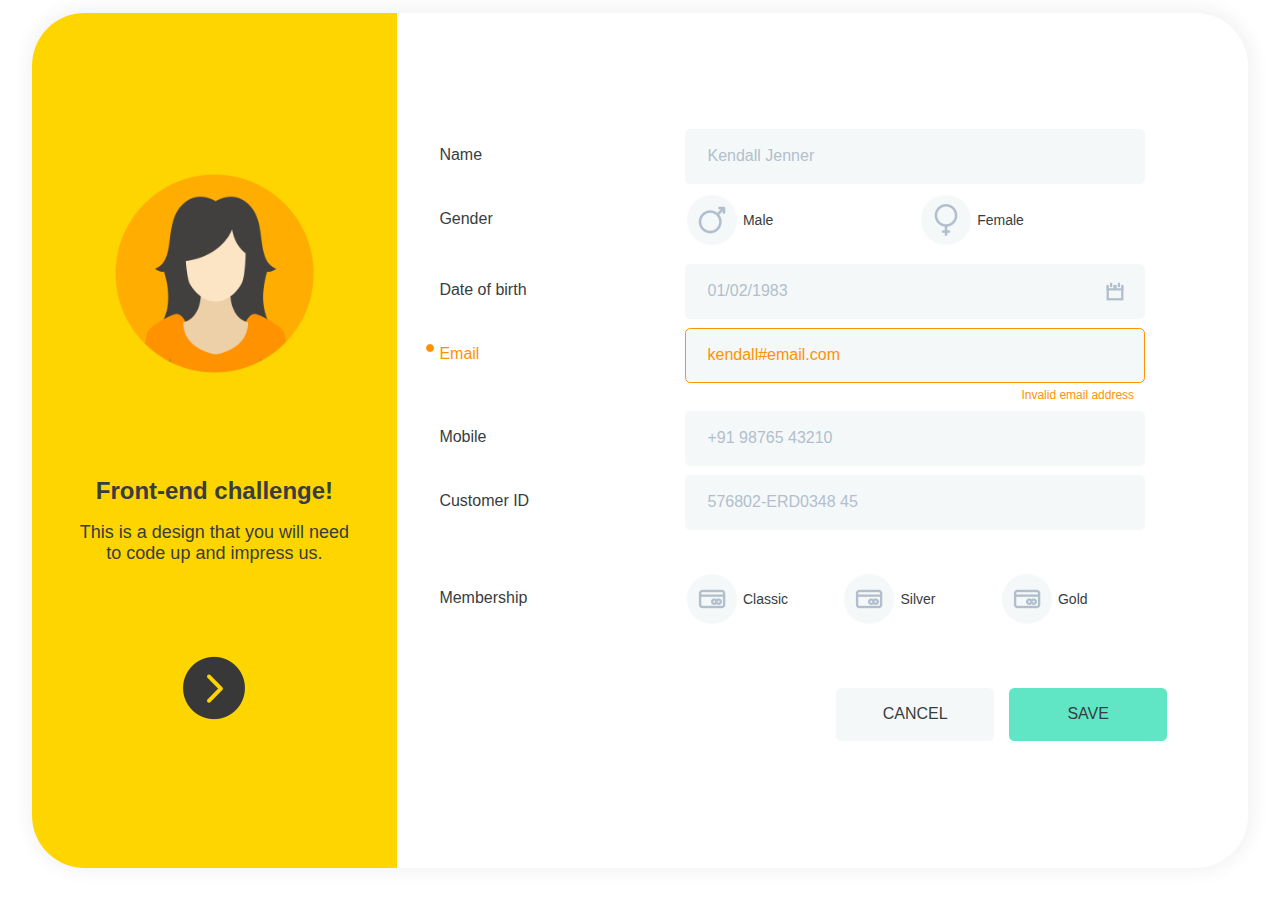
<file: index.html>
<!-- /// BANANA TEST PROJECT: INDEX.HTML ///
/// by Theo du Plooy /// -->

<!DOCTYPE html>
<html>
<head>
	<meta name="viewport" content="width=device-width">
	<meta charset="UTF-8"> 
	<title>Banana Republic</title>
	<link rel="stylesheet" type="text/css" href="css/css/corecss.css?version=final">
	<script type="text/javascript" src="js/jquery-3.3.1.min.js"></script>
	<script type="text/javascript" src="content/content.js"></script>
	<script type="text/javascript" src="js/corejs.js?version=final"></script>
	<noscript>Javascript appears to be disabled. This page requires Javascript to function. Please enable Javascript and try again.</noscript>
</head>
<body>
	<!-- /// PAGE LAYOUT /// -->
	<div class="panel-main">
		<div class="panel-left">
			<div class="panel-left-content"></div>
		</div>
		<div class="panel-right">
			<div class="panel-right-content"></div>
			
			<div class="panel-overlay-slide">
				<div class="panel-overlay-slide-content"></div>
			</div>
		</div>
	</div>
	<br/>
	<span class="responsiveIndicator"></span> <!-- for dev mode -->
	<!-- /// *** *** /// -->

</body>
</html>
</file>
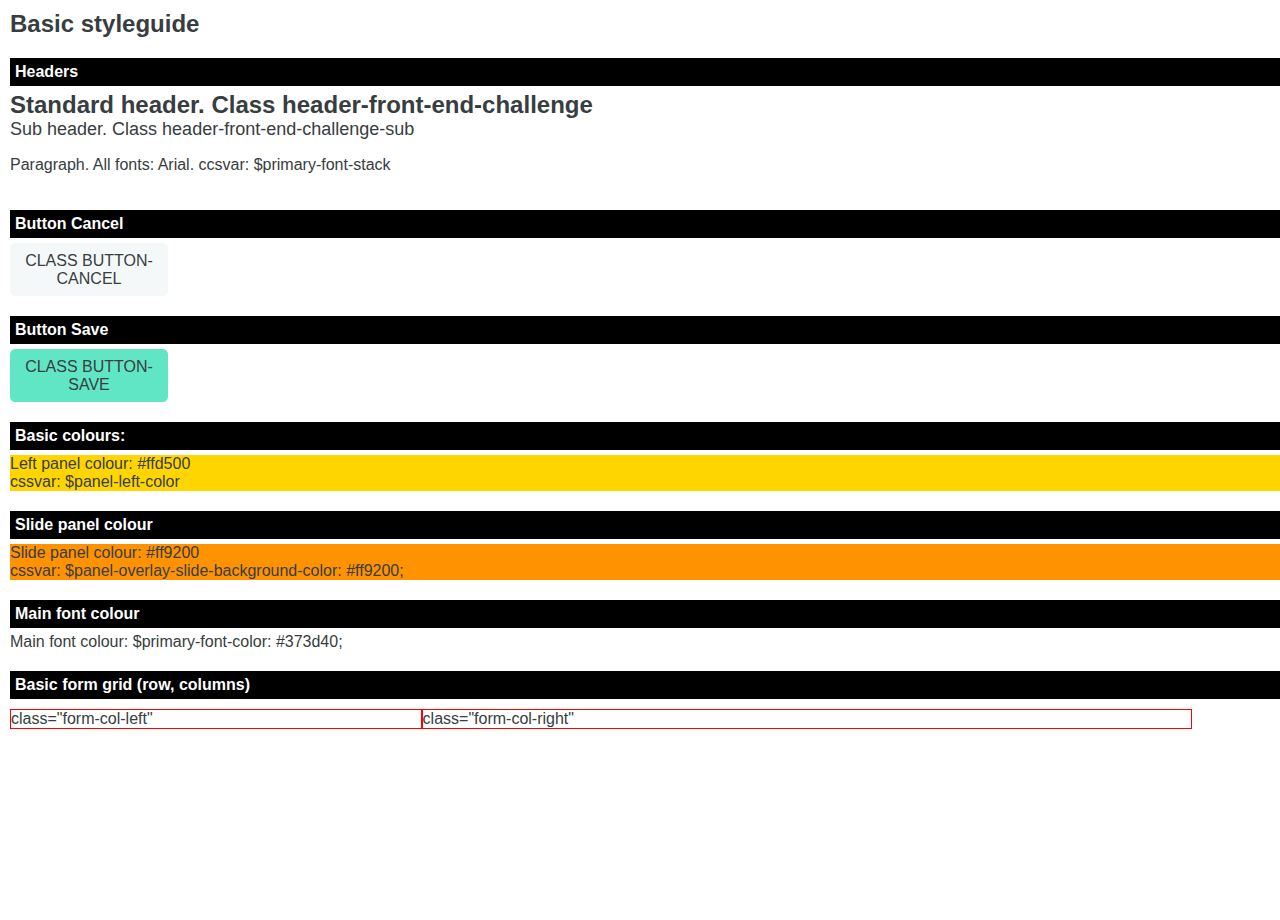
<file: basic-style-guide.html>
<!-- /// BANANA TEST PROJECT: INDEX.HTML ///
/// by Theo du Plooy /// -->

<!DOCTYPE html>
<html>
<head>
	<meta name="viewport" content="width=device-width">
	<meta charset="UTF-8"> 
	<title>Banana Republic: Basic Styleguide</title>
	<link rel="stylesheet" type="text/css" href="css/css/corecss.css">
	<script type="text/javascript" src="js/jquery-3.3.1.min.js"></script>
	<script type="text/javascript" src="content/content.js"></script>
	<script type="text/javascript" src="js/corejs.js"></script>
	<noscript>Javascript appears to be disabled. This page requires Javascript to function. Please enable Javascript and try again.</noscript>
	<style type="text/css">
		body {
			padding: 10px;
			overflow: scroll;
		}
		body {
			text-align: left;
		}
		.styleguidelabel {
			background-color: black;
			color: white;
			margin-top: 20px;
			margin-bottom: 5px;
			display: inline-block;
			font-weight: bold;
			clear: both;
			padding: 5px;
			width: 100%;
		}
		h1,h2,h1.header-front-end-challenge {
			margin-top: 0px!important;
		}

		.form-col-left,.form-col-right {
			border: 1px solid red;
		}

	</style>
</head>
<body>
	<h1 class="header-front-end-challenge">Basic styleguide</h1>

	<span class="styleguidelabel">Headers</span>
	<h1 class="header-front-end-challenge">Standard header. Class header-front-end-challenge</h1>
	<h2 class="header-front-end-challenge-sub">Sub header. Class header-front-end-challenge-sub</h2>
	<p>Paragraph. All fonts: Arial. ccsvar: $primary-font-stack</p>

	<span class="styleguidelabel">Button Cancel</span>
	<br/>
	<button class="button-cancel" title="Cancel will clear the form">Class button-cancel</button>
	<div style="clear: both">
	
	<span class="styleguidelabel">Button Save</span>
	<br/>
	<button class="button-save" title="Save">Class button-save</button>
	<div style="clear: both">


	<span class="styleguidelabel">Basic colours:</span>
	<div style="background-color: #ffd500">
		Left panel colour: #ffd500
		<br/>
		cssvar: $panel-left-color
	</div>

	<span class="styleguidelabel">Slide panel colour</span>
	<div style="background-color: #ff9200">
		Slide panel colour: #ff9200
		<br/>
		cssvar: $panel-overlay-slide-background-color: #ff9200;
	</div>

	<span class="styleguidelabel">Main font colour</span>
	<div style="color: #373d40 ">
		Main font colour: $primary-font-color: #373d40;
	</div>

	<span class="styleguidelabel">Basic form grid (row, columns)</span>
	<div class="form-row">
		<div class="form-col-left">
			class="form-col-left"
		</div>
		<div class="form-col-right">
			class="form-col-right"
		</div>
	</div>

</body>
</html>
</file>
<file: css/css/corecss.css>
@keyframes opactiyAnimation{0%{opacity:0}100%{opacity:100}}@keyframes panelRightAnimation{0%{right:4000px}100%{right:0px}}@media only screen and (min-width: 1400px){.responsiveIndicator{background-color:#ff0 !important;font-size:1px}body{overflow:hidden}.panel-main{margin-top:1%;width:1360px;height:95%;overflow:hidden}.panel-left{width:562px;height:100%;position:absolute;top:0px;left:0px}.panel-left-content{overflow-y:auto}.panel-left-content .contents-holder{margin-top:161px;margin-left:98px;margin-right:98px}.panel-right{width:799px;height:100%;vertical-align:top;position:absolute;top:0px;right:0px}.panel-right .contents-holder{width:580px !important}.panel-overlay-slide{position:absolute;top:0px;left:-2000px;width:100%;height:100%;z-index:999999}.panel-lady{width:238px;height:auto}[openclosed="open"]{background-image:url("../../images/arrow-left.png")}[openclosed="closed"]{background-image:url("../../images/arrow-right.png")}.button-holder{margin-top:83px}.button-holder-inner{width:60% !important;text-align:right !important;float:right !important}button{width:158px !important;float:left !important;display:inline-block !important}button.button-cancel{margin-right:15px !important}.header-front-end-challenge{font-size:36px}.header-front-end-challenge-sub{font-size:22px;font-weight:normal;margin-left:60px !important;margin-right:60px !important}.membership-circle-group .circle-selector{width:33.3%}.form-inline-error .form-inline-error-message{padding-right:0px !important}}@media only screen and (min-width: 690px) and (max-width: 1399px){.responsiveIndicator{font-size:1px;background-color:green !important}body{overflow:hidden}.panel-main{margin-top:1%;width:95%;height:95%;overflow:hidden}.panel-left{width:30%;height:100%;position:absolute !important;top:0px;left:0px}.panel-left-content{overflow-y:auto}.panel-right{width:70%;height:100%;vertical-align:top;position:absolute;top:0px;right:0px}.panel-overlay-slide{position:absolute;top:0px;left:-1000px;width:100%;height:100%;background-color:blue;z-index:999999}.panel-lady{width:70% !important;height:auto}[openclosed="open"]{background-image:url("../../images/arrow-left.png")}[openclosed="closed"]{background-image:url("../../images/arrow-right.png")}.header-front-end-challenge{font-size:24px;margin-top:100px !important}.header-front-end-challenge-sub{font-size:18px;font-weight:normal}.membership-circle-group .circle-selector{width:33.3%}.button-holder{margin-top:83px}.button-holder-inner{width:auto}button{width:158px !important;float:left !important;display:inline-block !important}button.button-cancel{margin-right:15px !important}}@media only screen and (min-width: 0px) and (max-width: 690px){.responsiveIndicator{font-size:0px;background-color:silver}body{color:green !important;overflow-y:auto}.panel-main{margin-top:0px;width:95%;height:90%;border-radius:0px !important;box-shadow:none !important}.panel-left{width:100%;height:860px;overflow:auto;position:relative !important}.panel-left .contents-holder{margin-top:115px !important;height:860px !important}.panel-right{top:-5px !important;width:100%;height:auto;position:relative !important;display:inline-block !important;overflow:hidden !important}.panel-right .contents-holder{margin-top:69px !important;margin-left:10px !important;margin-right:10px !important}.panel-right-content{overflow:hidden !important}.slide-panel-control{margin-top:42px !important}.panel-overlay-slide{position:absolute;top:-5000px;left:0px;width:100%;height:100%;background-color:blue;z-index:999999}.panel-overlay-slide-content .contents-holder{width:auto !important;margin-top:69px !important;margin-left:20px !important;margin-right:25px !important}.panel-lady{width:238px;height:auto}[openclosed="open"]{background-image:url("../../images/arrow-up.png")}[openclosed="closed"]{background-image:url("../../images/arrow-down.png")}.form-col-left{width:100% !important}.form-col-right{width:100% !important}.button-holder{width:100% !important;margin-top:40px !important;margin-bottom:30px !important}.button-holder-inner{width:100% !important;margin:0px !important}input[type=text]{width:90% !important}button{width:100% !important;margin:0px !important;margin-bottom:9px !important}.header-front-end-challenge{font-size:36px;margin-top:93px !important}.header-front-end-challenge-sub{font-size:22px;font-weight:normal;margin-top:24px !important}.membership-circle-group .circle-selector{white-space:normal !important}.membership-circle-group .circle-selector{width:47%;float:left !important;display:inline-block !important}}html,body{margin:0px;padding:0px;width:100%;height:100%;text-align:center}body,body *{color:#373d40;font-family:Arial,sans-serif;font-size:16px}a{font-weight:bold}input[type=text]{border:1.2px solid transparent;background-color:#f5f8f9;color:#b1bfcd;width:95%;height:53px;padding:0px 0px 0px 22px;transition:color 250ms ease-in-out;-webkit-border-radius:5.3px;-moz-border-radius:5.3px;-ms-border-radius:5.3px;border-radius:5.3px;outline:none}input[type=text]:hover,input[type=text]:focus{border:1.2px solid #cad7dd !important;color:#373d40;outline:none}button{display:inline-block;float:left;border:1px solid transparent;-webkit-border-radius:5.3px;-moz-border-radius:5.3px;-ms-border-radius:5.3px;border-radius:5.3px;text-transform:uppercase;font-size:16px;width:47%;height:53px;transition:background-color 250ms;cursor:pointer !important;outline:none}button.button-save,button.standard{background-color:#60e6c5}button.standard:hover,button.button-save:hover{background-color:#49c8a8 !important}button.button-cancel{background-color:#f5f8f9;margin-right:5%}button.button-cancel:hover{background-color:#cad7dd}.header-front-end-challenge{position:relative;margin-top:117px;margin-bottom:0px}.header-front-end-challenge-sub{position:relative;margin-top:17px;margin-bottom:0px}.header-slide-panel-font{font-size:36px;color:#383838}.slider-paragraph{position:relative;margin-top:44px}.circle-selector-group{white-space:nowrap}.circle-selector{display:inline-block;cursor:pointer;overflow:hidden}.circle-selector .circle-selector-circle{display:inline-block;margin:0px;width:54px;height:54px;background-image:url("../../images/circle-selector-default.png");transition:background-image 250ms ease-in-out}.circle-selector:hover .circle-selector-circle{background-image:url("../../images/circle-selector-hover.png")}.circle-selector:focus .circle-selector-circle{background-image:url("../../images/circle-selector-selected.png");transition:background-image 250ms ease-in-out}.circle-selector.selected .circle-selector-circle{background-image:url("../../images/circle-selector-selected.png");transition:background-image 250ms ease-in-out}.circle-selector .circle-selector-text{display:inline-block;font-size:14px;position:relative;top:-22px}.circle-selector-icon{display:inline-block;width:54px;height:54px}.circle-selector .icon-male{background-image:url("../../images/icon-male-default.png")}.circle-selector.selected .icon-male{background-image:url("../../images/icon-male-selected.png")}.circle-selector .icon-female{background-image:url("../../images/icon-female-default.png")}.circle-selector.selected .icon-female{background-image:url("../../images/icon-female-selected.png")}.circle-selector .icon-membership{background-image:url("../../images/icon-membership-default.png")}.circle-selector.selected .icon-membership{background-image:url("../../images/icon-membership-selected.png")}.form-dateofbirth{background-image:url("../../images/icon-calendar.png");background-position:96% center;background-repeat:no-repeat;cursor:pointer}.membership-row{display:inline-block;position:relative !important;top:33px !important}.width33{width:33.33%}.width50{width:50%}.panel-main{display:inline-block;position:relative;margin-left:auto;margin-right:auto;-webkit-border-radius:52.5px 52.5px;-moz-border-radius:52.5px 52.5px;-ms-border-radius:52.5px 52.5px;border-radius:52.5px 52.5px;-webkit-box-shadow:1px -1px 18px 5px rgba(0,0,0,0.05);-moz-box-shadow:1px -1px 18px 5px rgba(0,0,0,0.05);-ms-box-shadow:1px -1px 18px 5px rgba(0,0,0,0.05);box-shadow:1px -1px 18px 5px rgba(0,0,0,0.05);animation:opactiyAnimation 250ms ease-in-out}.panel-left,.panel-right{display:inline-block;position:relative}.panel-left{z-index:99999999999;background-color:#ffd500;overflow:hidden;position:absolute;top:0px;left:0px;animation:opactiyAnimation 250ms ease-in-out}.panel-right{overflow:hidden;position:absolute;top:0px;animation:panelRightAnimation 800ms ease-in-out}.panel-lady{display:inline-block;margin-left:auto;margin-right:auto}.panel-lady-image{width:100%;height:auto}.slide-panel-control{margin-top:76px;position:relative;display:inline-block;width:64px;height:64px}[openclosed="open"]{background-position:top center}[openclosed="closed"]{background-position:top center}.panel-left-content{display:inline-block;width:100%;height:100%}.panel-left-content .contents-holder{margin-top:161px;margin-left:40px;margin-right:40px}.panel-right-content{display:inline-block;width:100%;height:100%;overflow-y:auto}.panel-overlay-slide-content{display:inline-block;width:100%;height:100%;overflow-y:auto;background-color:#ff9200}.panel-overlay-slide-content .contents-holder{position:relative;margin-top:161px;margin-left:81px;margin-right:81px;text-align:left}.responsiveIndicator{visibility:hidden;display:inline-block;width:100px;height:10px;position:absolute;bottom:0px;right:0px}.panel-right-content .contents-holder{display:inline-block;width:90%;margin-top:111px;margin-left:2%;margin-right:2%}.form-row{position:relative;display:inline-block;width:100%;margin-top:5px}.form-row label{white-space:nowrap;margin-top:17px}.form-col-left{position:relative;display:inline-block;float:left;width:32%;text-align:left}.form-col-right{position:relative;display:inline-block;float:left;width:60%;text-align:left}.form-inline-error-message,.form-inline-error-icon{display:none}.form-inline-error label{color:#ff9200}.form-inline-error .form-inline-error-message{display:inline-block !important;color:#ff9200;font-size:12px;text-align:right;position:relative;margin-top:5px;padding-right:10px;float:right;white-space:nowrap}.form-inline-error .form-inline-error-icon{display:inline-block !important;position:absolute;top:16px;left:-13px;background-image:url("../../images/error-oval.png");background-repeat:no-repeat;width:9px;height:9px}.form-inline-error input[type=text]{border:1px solid #ff9200 !important;color:#ff9200}.button-holder{width:100%;display:inline-block;float:right;text-align:right}.button-holder-inner{display:inline-block;float:right;text-align:right;margin-right:5%}.user-feedback{position:absolute;top:0px;right:5%;padding:5px !important;font-size:12px;background-color:#008000;color:white;animation:opactiyAnimation 250ms ease-in-out;z-index:9999999999999999999999999999999999}
</file>
